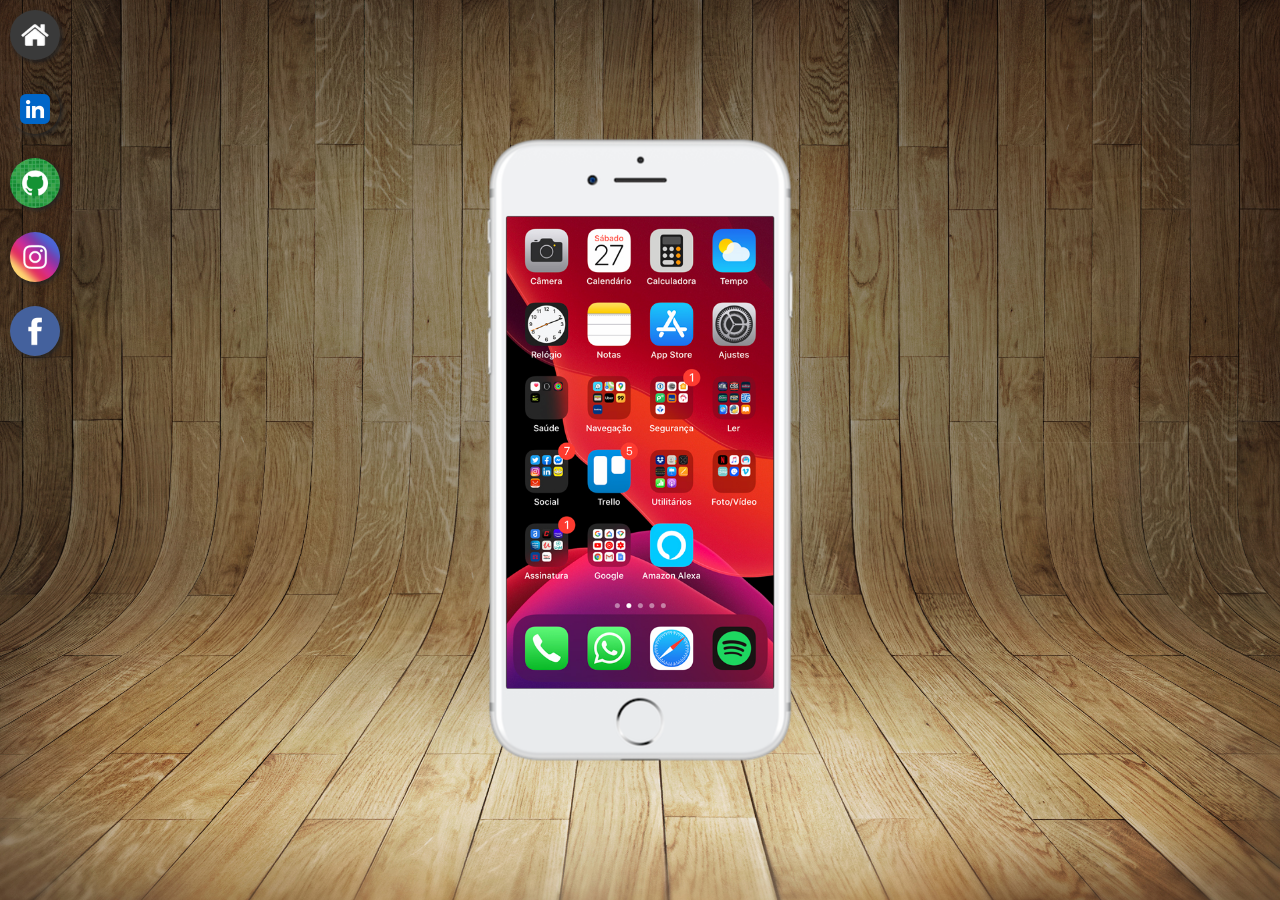
<file: index.html>
<!DOCTYPE html>
<html lang="pt-br">
<head>
    <meta charset="UTF-8">
    <meta name="viewport" content="width=device-width, initial-scale=1.0">
    <link rel="shortcut icon" href="favicon.ico" type="image/x-icon">
    <title>Projeto Redes Sociais</title>
    <link rel="stylesheet" href="estilos/style.css">

</head>
<body>
    <main>
        <section id="telefone">
            <iframe src="home.html" name="tela" id="tela" frameborder="0">
                Seu navegador não é compatível com isso

            </iframe>

        </section>
        
        <section id="rede">
            <a href="home.html" target="tela"> <img src="imagens/logo-home.jpg" alt="Homa"></a><br>
            <a href="twiter.html" target="tela"> <img src="imagens/linkedin-logo-linkedin-icon-transparent-free-png (2).webp" alt="  LinkedIn"></a><br>
            <a href="github.html" target="tela"> <img src="imagens/logo-github.jpg" alt="GitHub"></a><br>
            <a href="instagram.html" target="tela"> <img src="imagens/logo-instagram.jpg" alt="Instagram"></a><br>
            <a href="face.html" target="tela"> <img src="imagens/logo-facebook.jpg" alt="Facebook"></a>

        </section>
    </main>


</body>
</html>
</file>
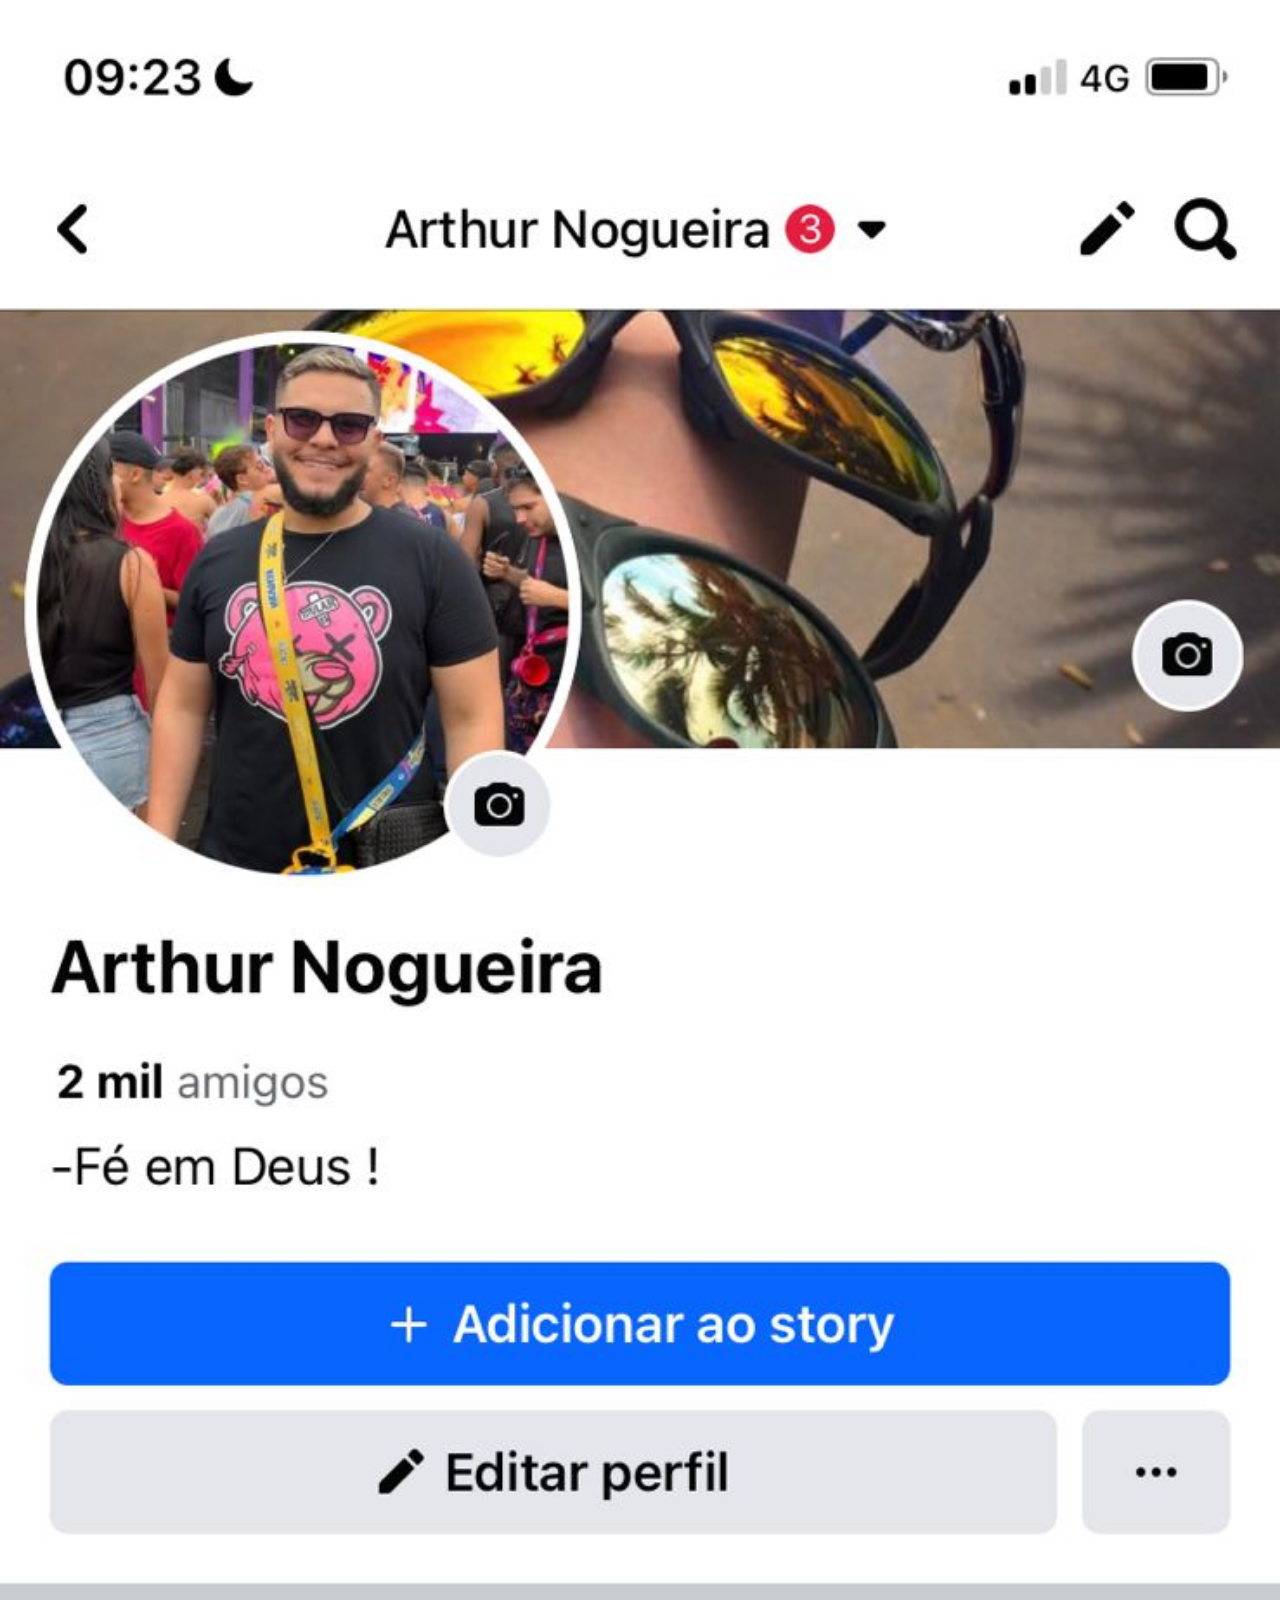
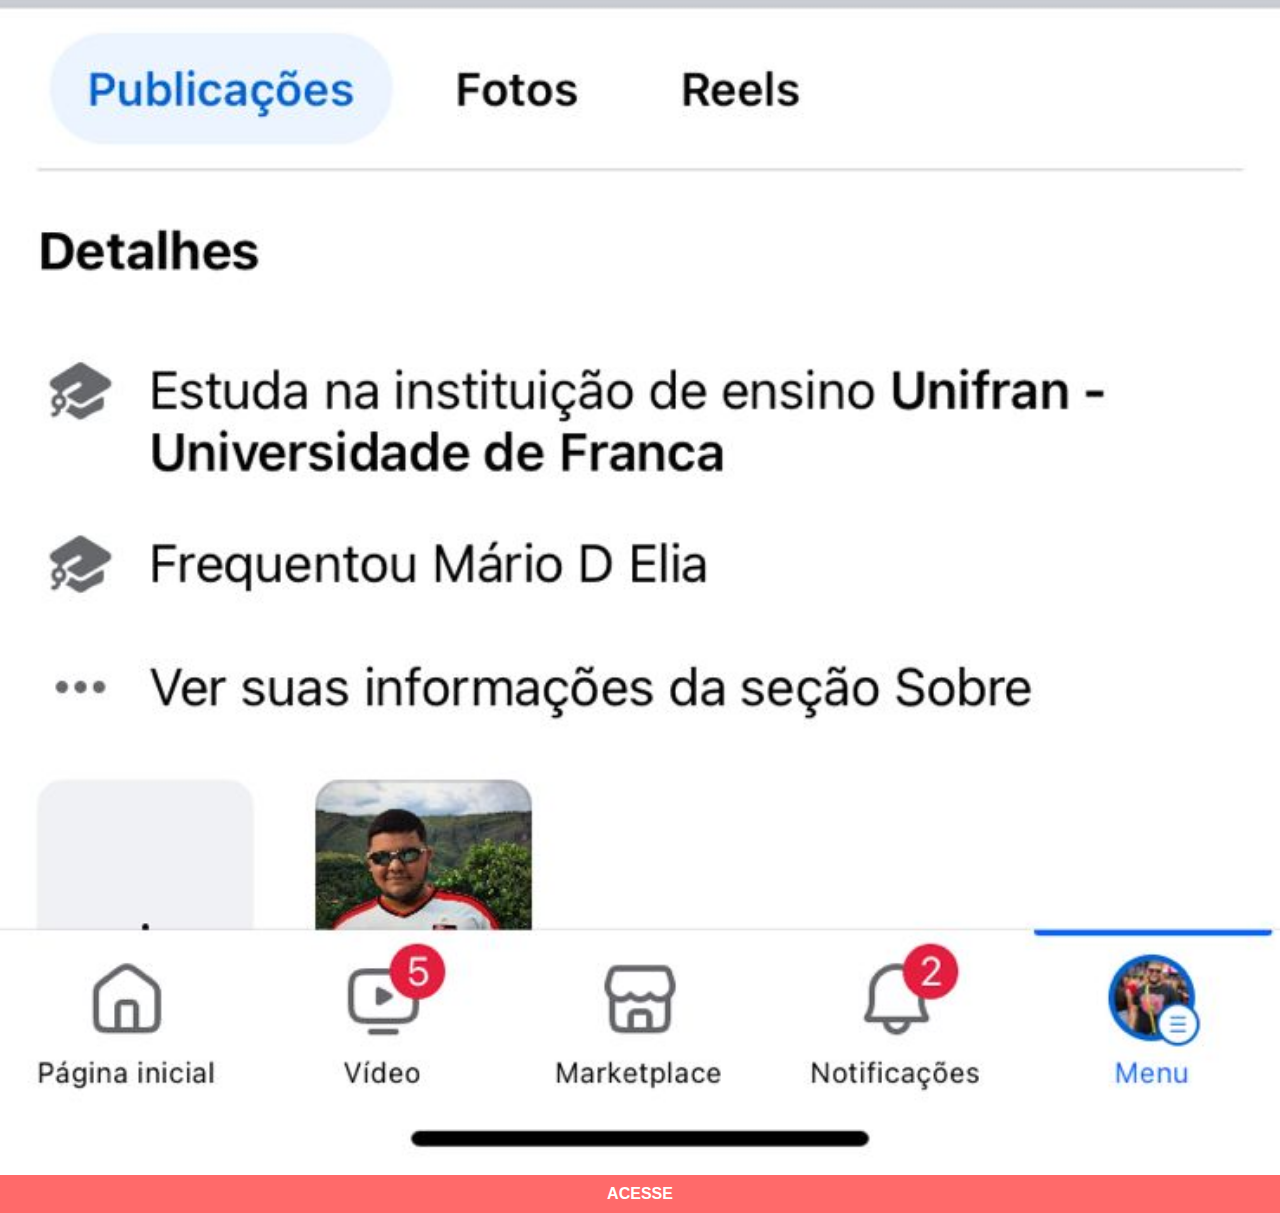
<file: face.html>
<!DOCTYPE html>
<html lang="pt-br">
<head>
    <meta charset="UTF-8">
    <meta name="viewport" content="width=device-width, initial-scale=1.0">
    <title>Facebook</title>
    <link rel="stylesheet" href="estilos/social.css">
</head>
<body>
    <img src="imagens/faceprint.jpeg.jpeg" alt="Facebook">
    <a href="https://www.facebook.com/arthur.nogueira.77377" target="_blank">ACESSE</a>
</body>
</html>
</file>
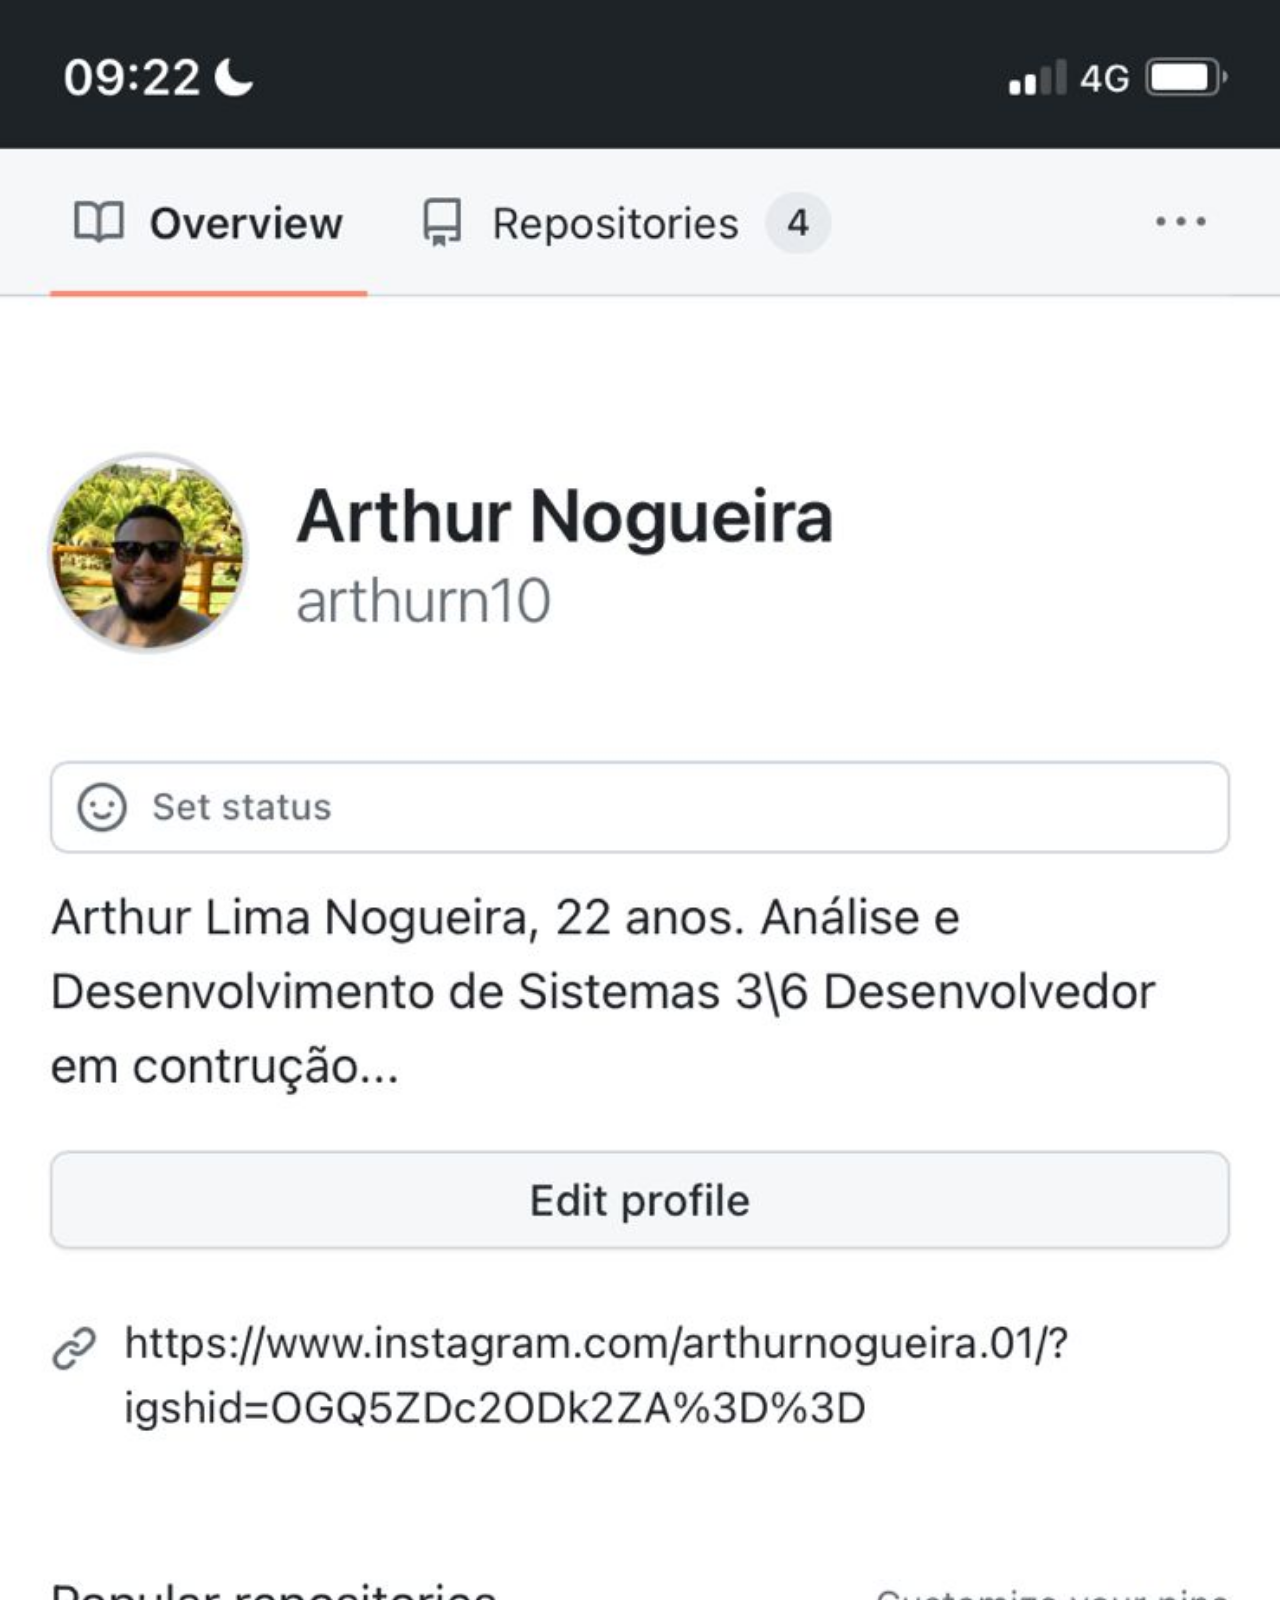
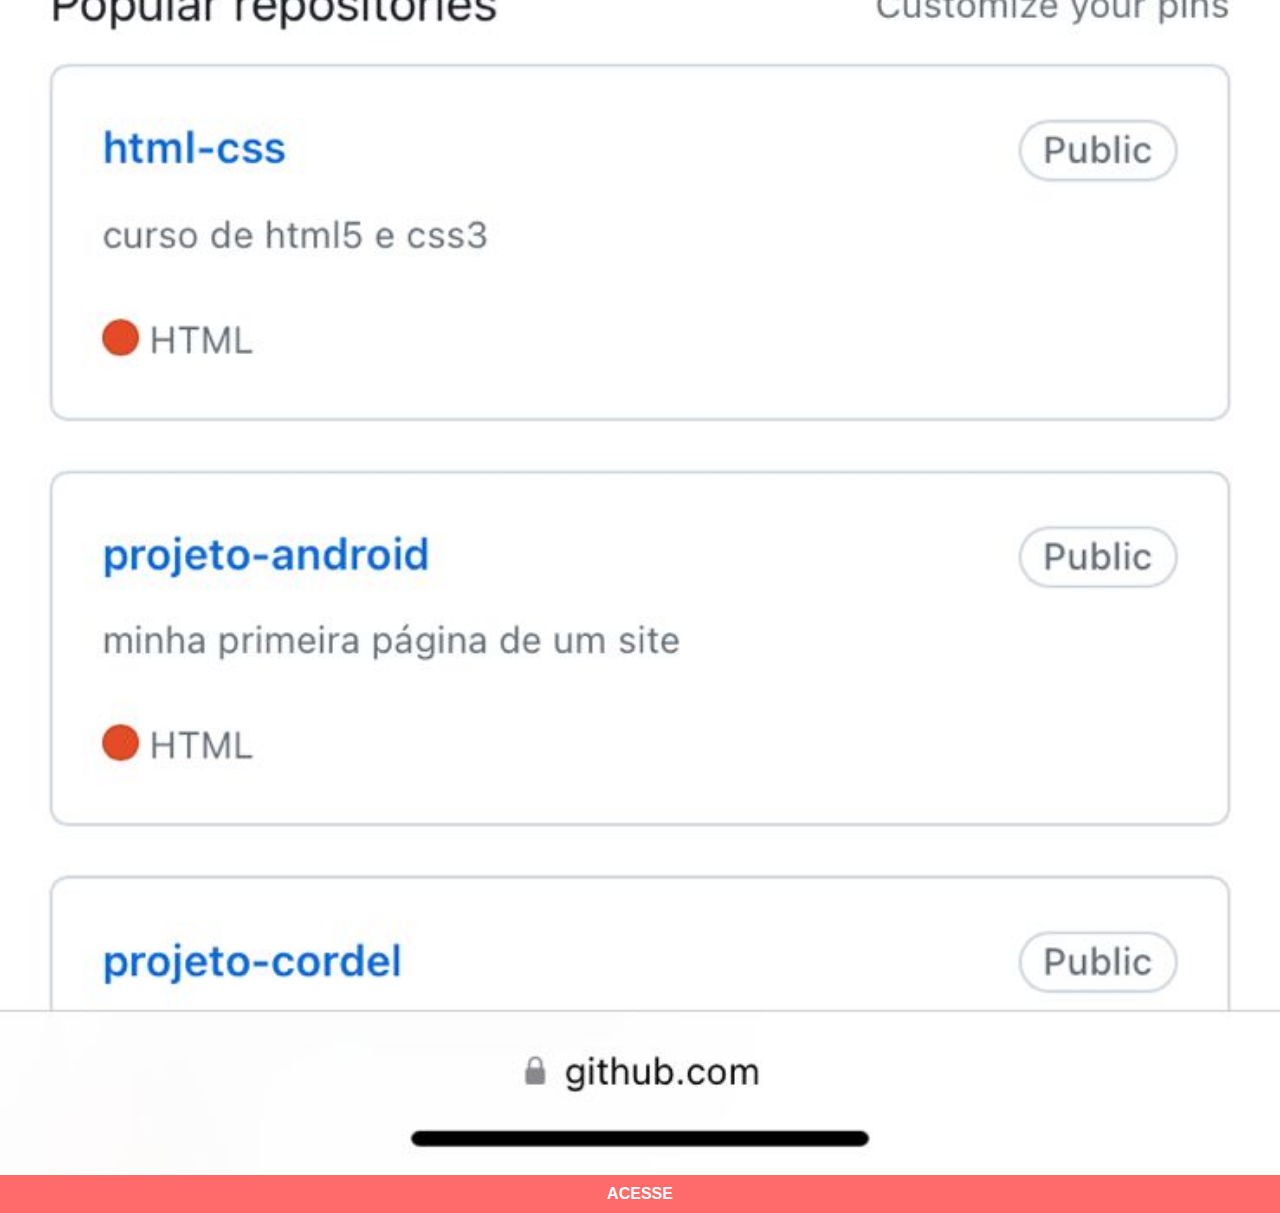
<file: github.html>
<!DOCTYPE html>
<html lang="pt-br">
<head>
    <meta charset="UTF-8">
    <meta name="viewport" content="width=device-width, initial-scale=1.0">
    <title>GitHub</title>
    <link rel="stylesheet" href="estilos/social.css">
</head>
<body>
    <img src="imagens/gitprint.jpeg.jpeg" alt="GitHub">
    <a href="https://github.com/arthurn10" target="_blank">ACESSE</a>
    
</body>
</html>
</file>
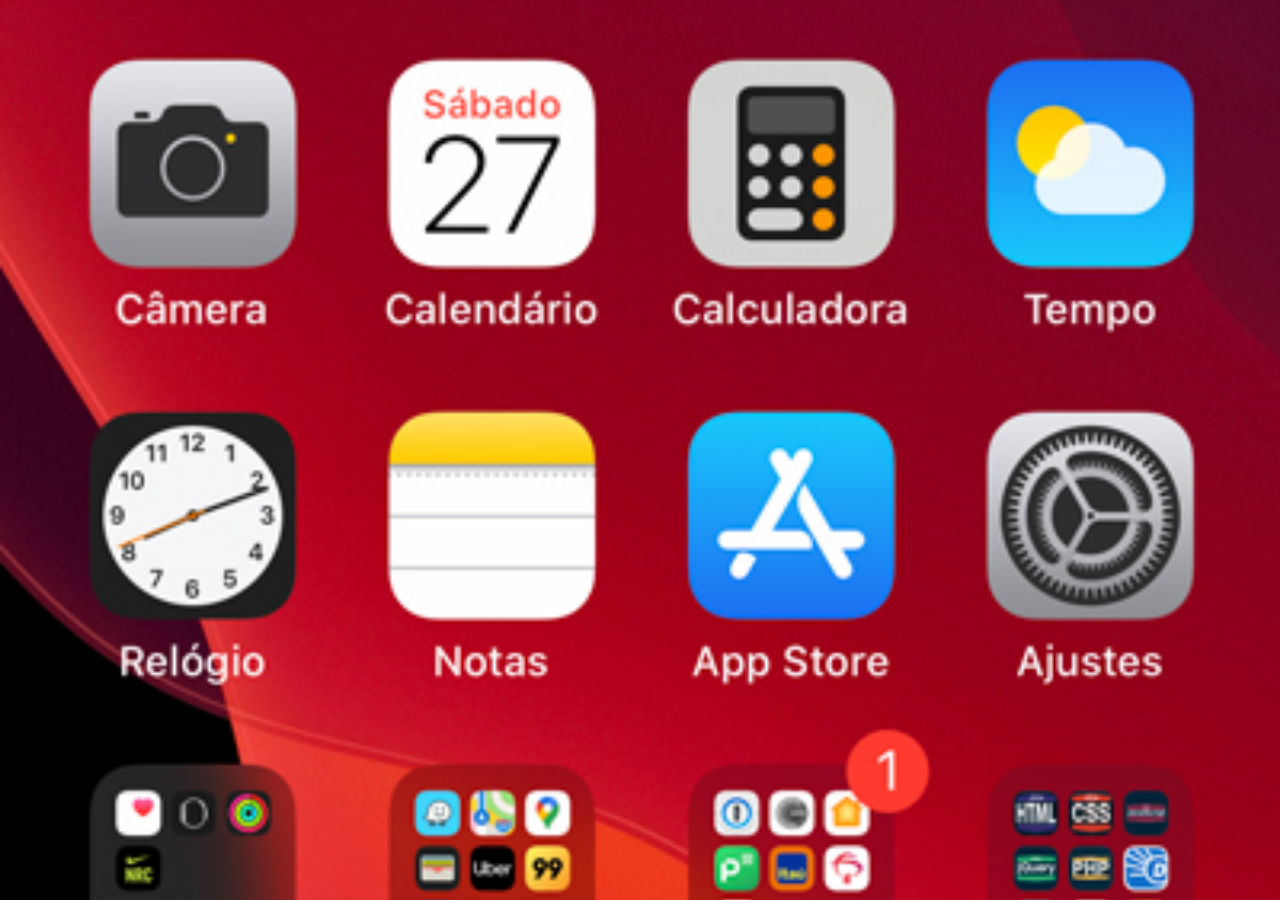
<file: home.html>
<!DOCTYPE html>
<html lang="en">
<head>
    <meta charset="UTF-8">
    <meta name="viewport" content="width=device-width, initial-scale=1.0">
    <title>Home</title>
</head>

<style>
    *{
        margin: 0px;
        padding: 0px;
    }

    body{
        width: 100vw;
        height: 100vh;
        background: black url('imagens/tela-home.jpg') no-repeat top center;
        background-size: cover;
    }


</style>
<body>
    
</body>
</html>
</file>
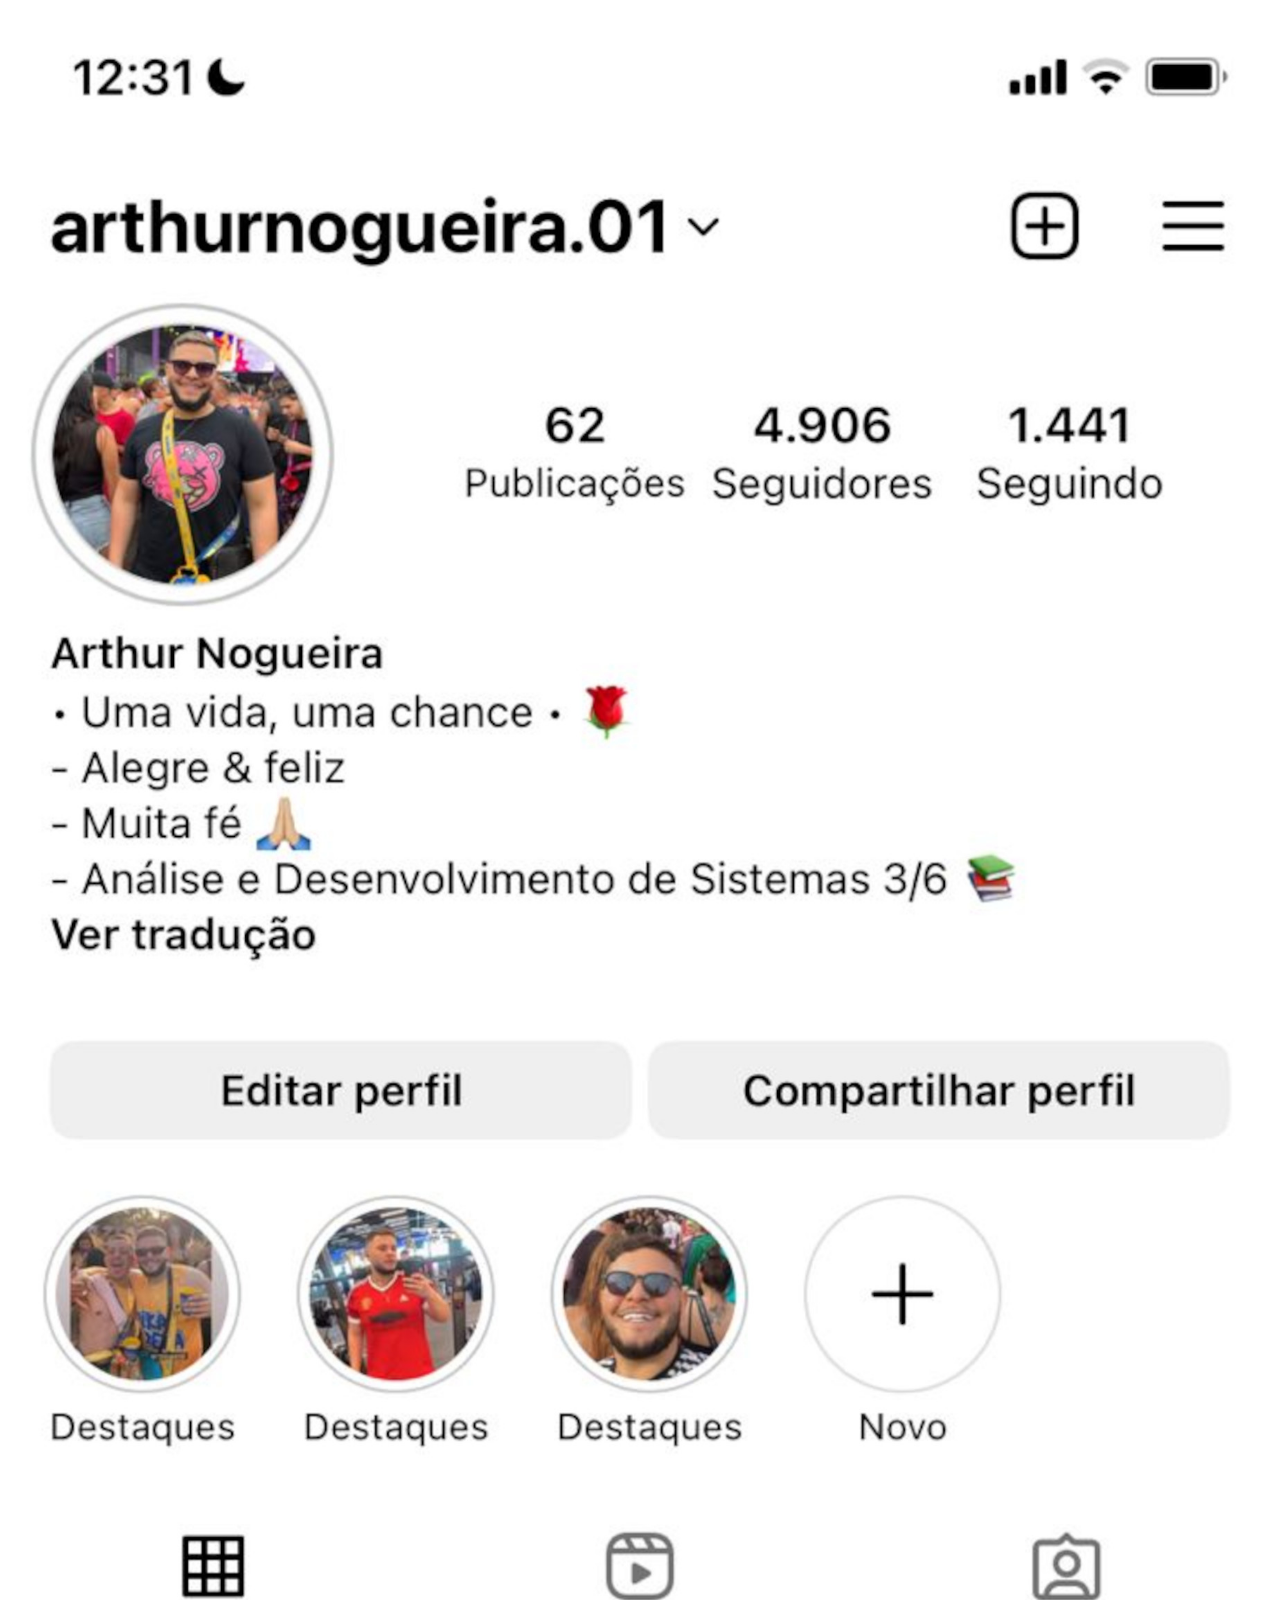
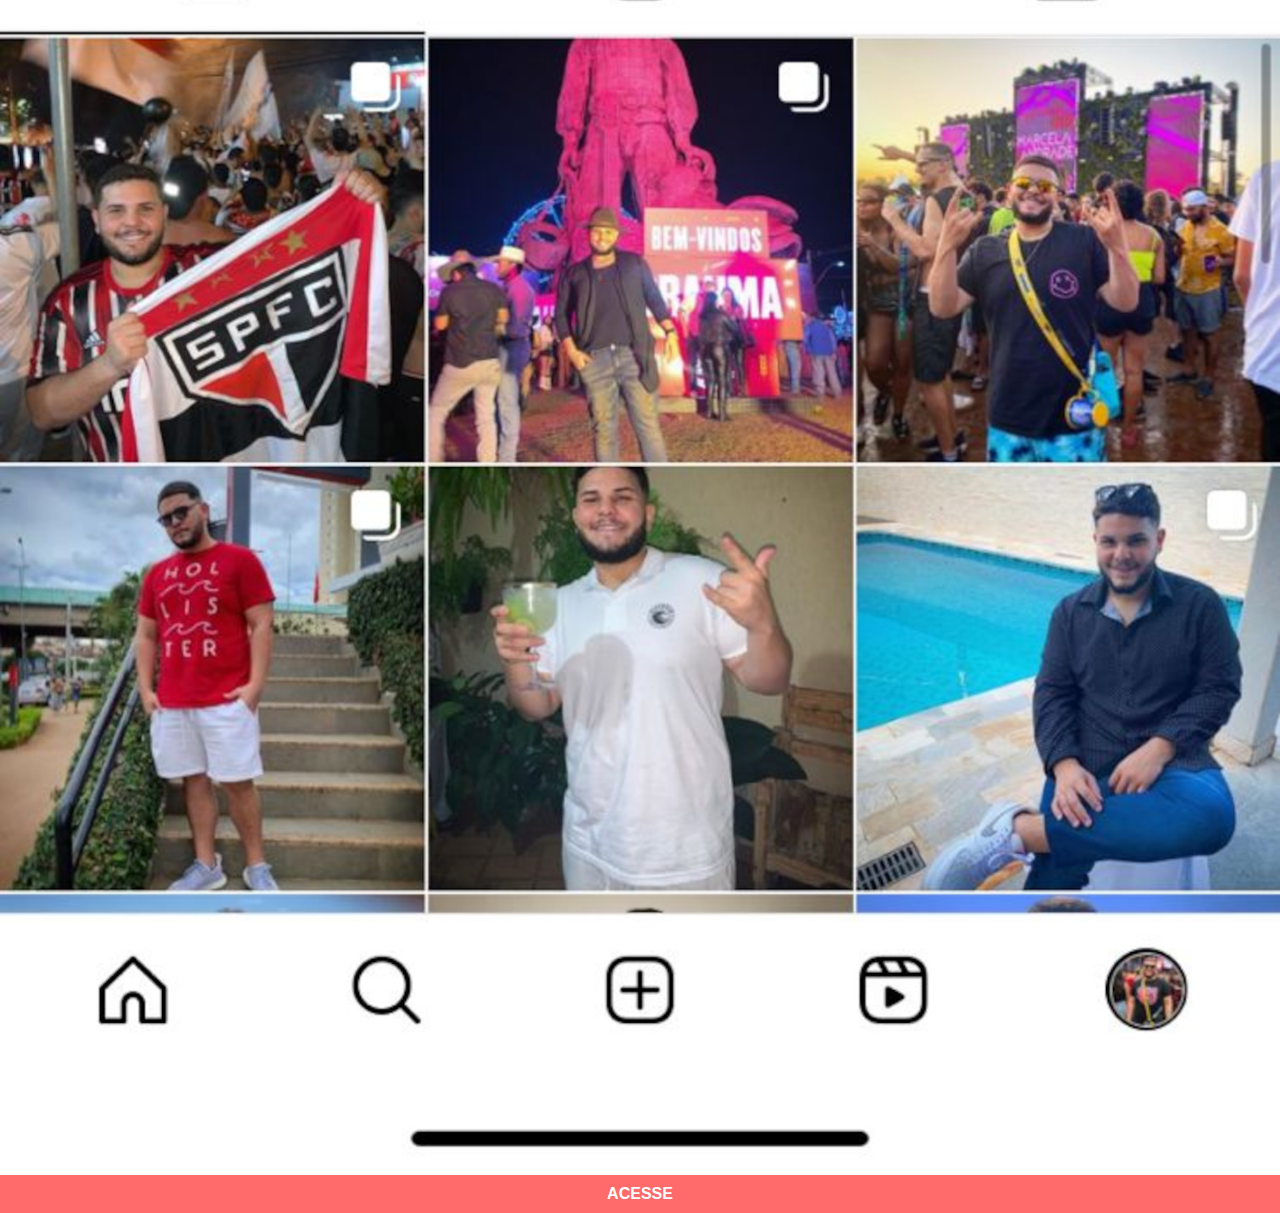
<file: instagram.html>
<!DOCTYPE html>
<html lang="pt-br">
<head>
    <meta charset="UTF-8">
    <meta name="viewport" content="width=device-width, initial-scale=1.0">
    <title>Instagram</title>
    <link rel="stylesheet" href="estilos/social.css">
</head>
<body>
    <img src="imagens/instaprint1.jpeg" alt="Instagram">
    <a href="https://www.instagram.com/arthurnogueira.01/?igshid=OGQ5ZDc2ODk2ZA%3D%3D" target="_blank"> ACESSE</a>
    
</body>
</html>
</file>
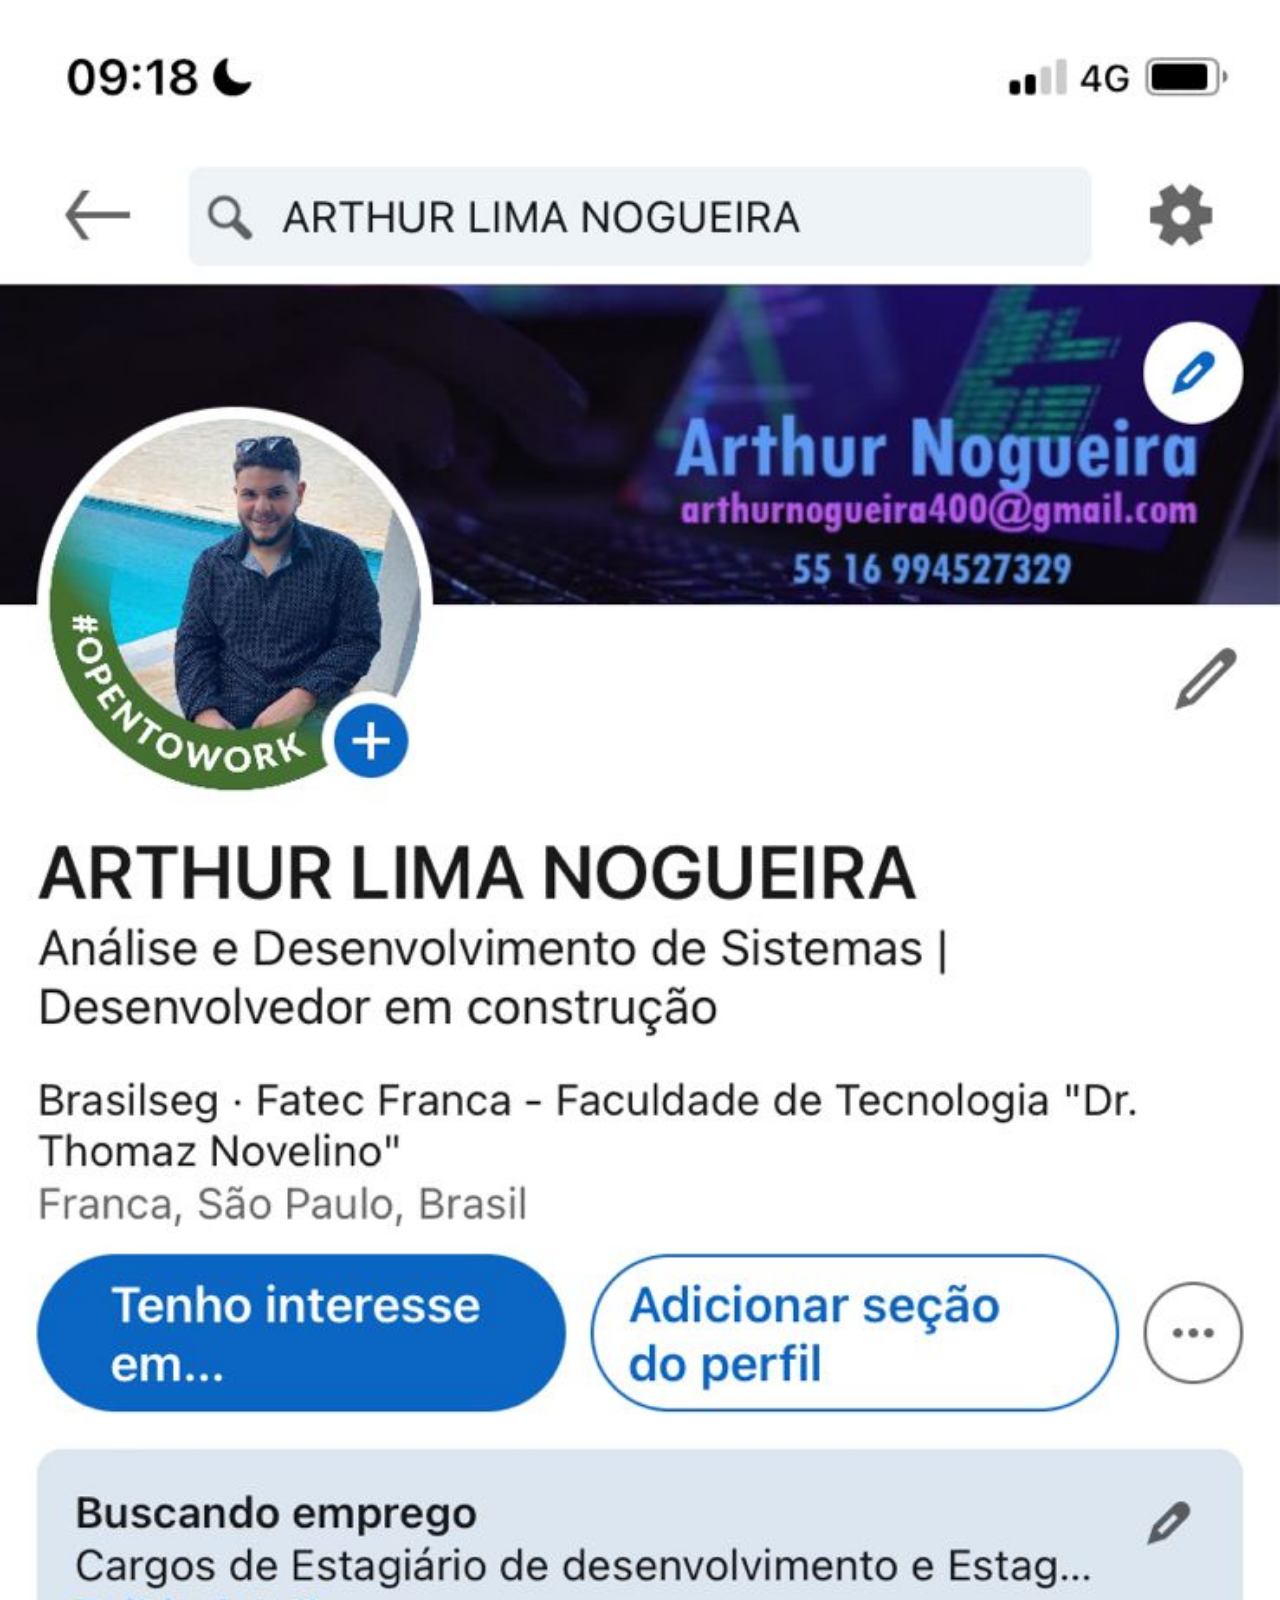
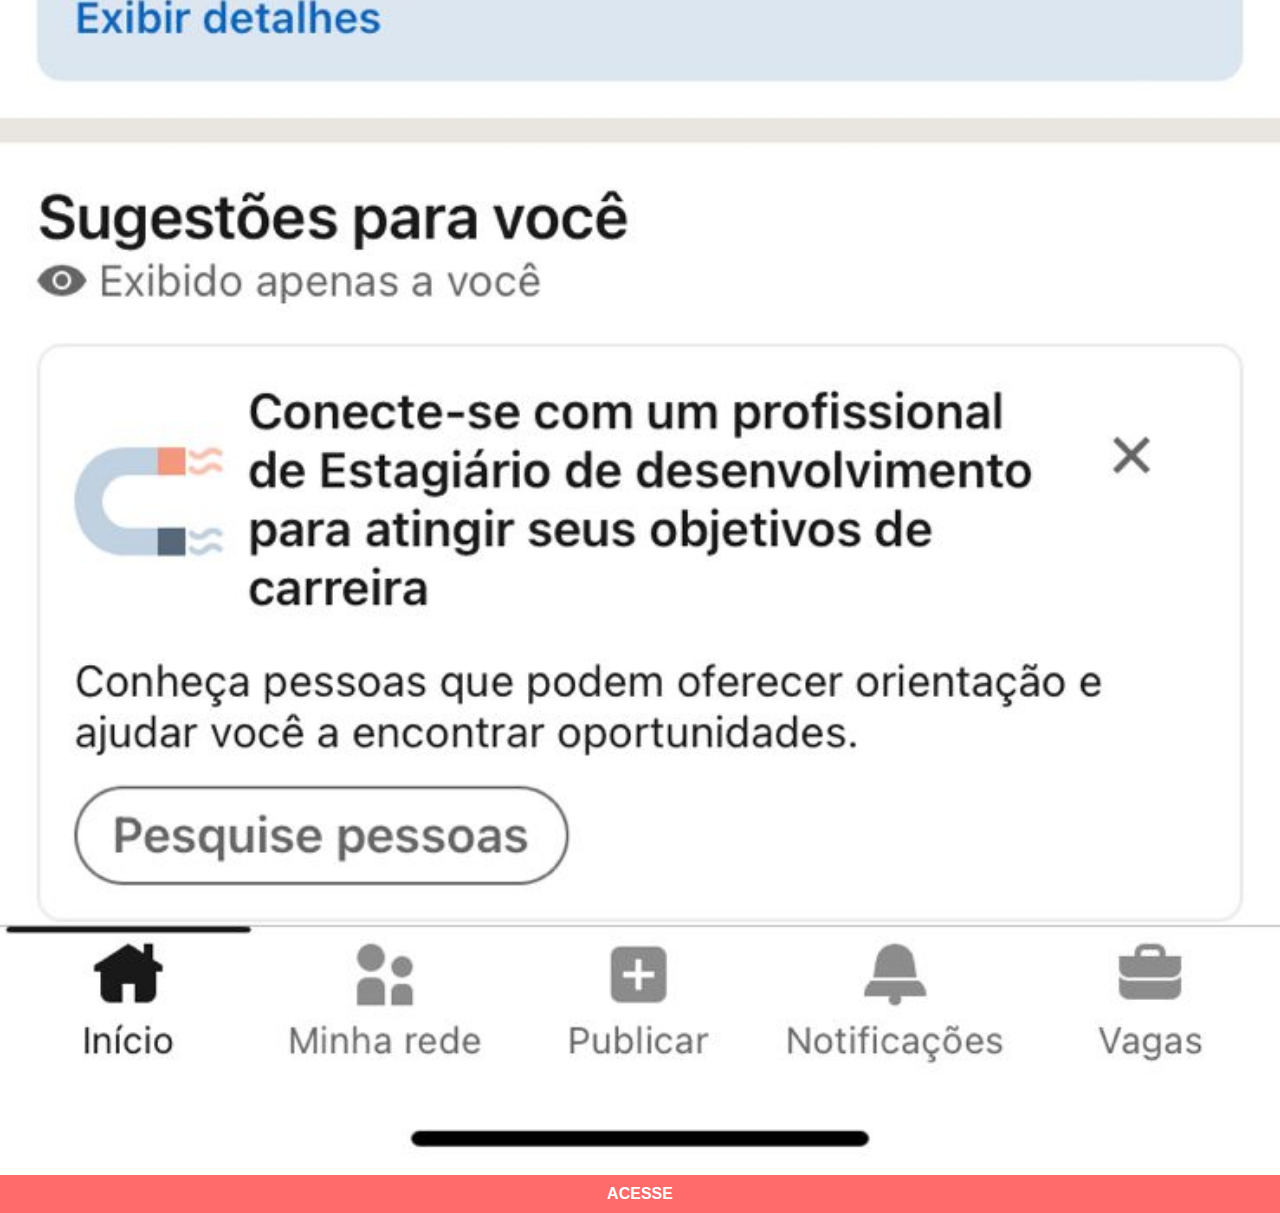
<file: twiter.html>
<!DOCTYPE html>
<html lang="pt-br">
<head>
    <meta charset="UTF-8">
    <meta name="viewport" content="width=device-width, initial-scale=1.0">
    <title>Twiter</title>
    <link rel="stylesheet" href="estilos/social.css">
</head>
<body>
    <img src="imagens/printlink.jpeg.jpeg" alt="LinkedIn">
    <a href="https://www.linkedin.com/in/arthur-lima-nogueira-3976a3267/" target="_blank">ACESSE</a>
</body> 
</html>
</file>
<file: estilos/style.css>
@charset "UTF-8";

*{
    margin: 0px;
    padding: 0px;
    font-family: Arial, Helvetica, sans-serif;
}

html, body {
    height: 100vh;
    width: 100vw;
    background-color: black;
}

body {
    background: url('../imagens/fundo-madeira.jpg') no-repeat top center;
    background-size: cover;
    background-attachment: fixed;

}

main {
    height: 100vh;
    position: relative;
}

section#telefone{
    position: absolute;
    top: 50%;
    left: 50%;
    transform: translate(-50%, -50%);
    width: 311px;
    height: 627px;
    background: url('../imagens/frame-iphone.png') no-repeat;
}

iframe#tela{
    position: relative;
    top: 80px;
    left: 22px;
    width: 267px;
    height: 472px;

}

section#rede img{
    width: 50px;
    margin: 10px;
    border-radius: 50%;
    box-shadow: 2px 2px 5px rgb(35, 35, 35);
    box-sizing: border-box;
}

section#rede img:hover {
    border: 2px solid rgb(0, 0, 0);
    transform: translate(-3px, -3px);
    box-shadow: 5px 5px 10px rgb(103, 97, 97);
    transition: transform .1s, border 1s;
}
</file>
<file: estilos/social.css>
@charset "UTF-8";

*{
    margin: 0px;
    padding: 0px;
    font-family: Arial, Helvetica, sans-serif;
}

::-webkit-scrollbar{
    width: 0px;
    height: 0px;
}

img{
    width: 100vw;
}

a {
    display: block;
    background-color: rgba(255, 0, 0, 0.586);
    color: white;
    padding: 10px;
    text-align: center;
    font-weight: bolder;
    text-decoration: none;
}

a:hover {
    background-color: red;
}
</file>
